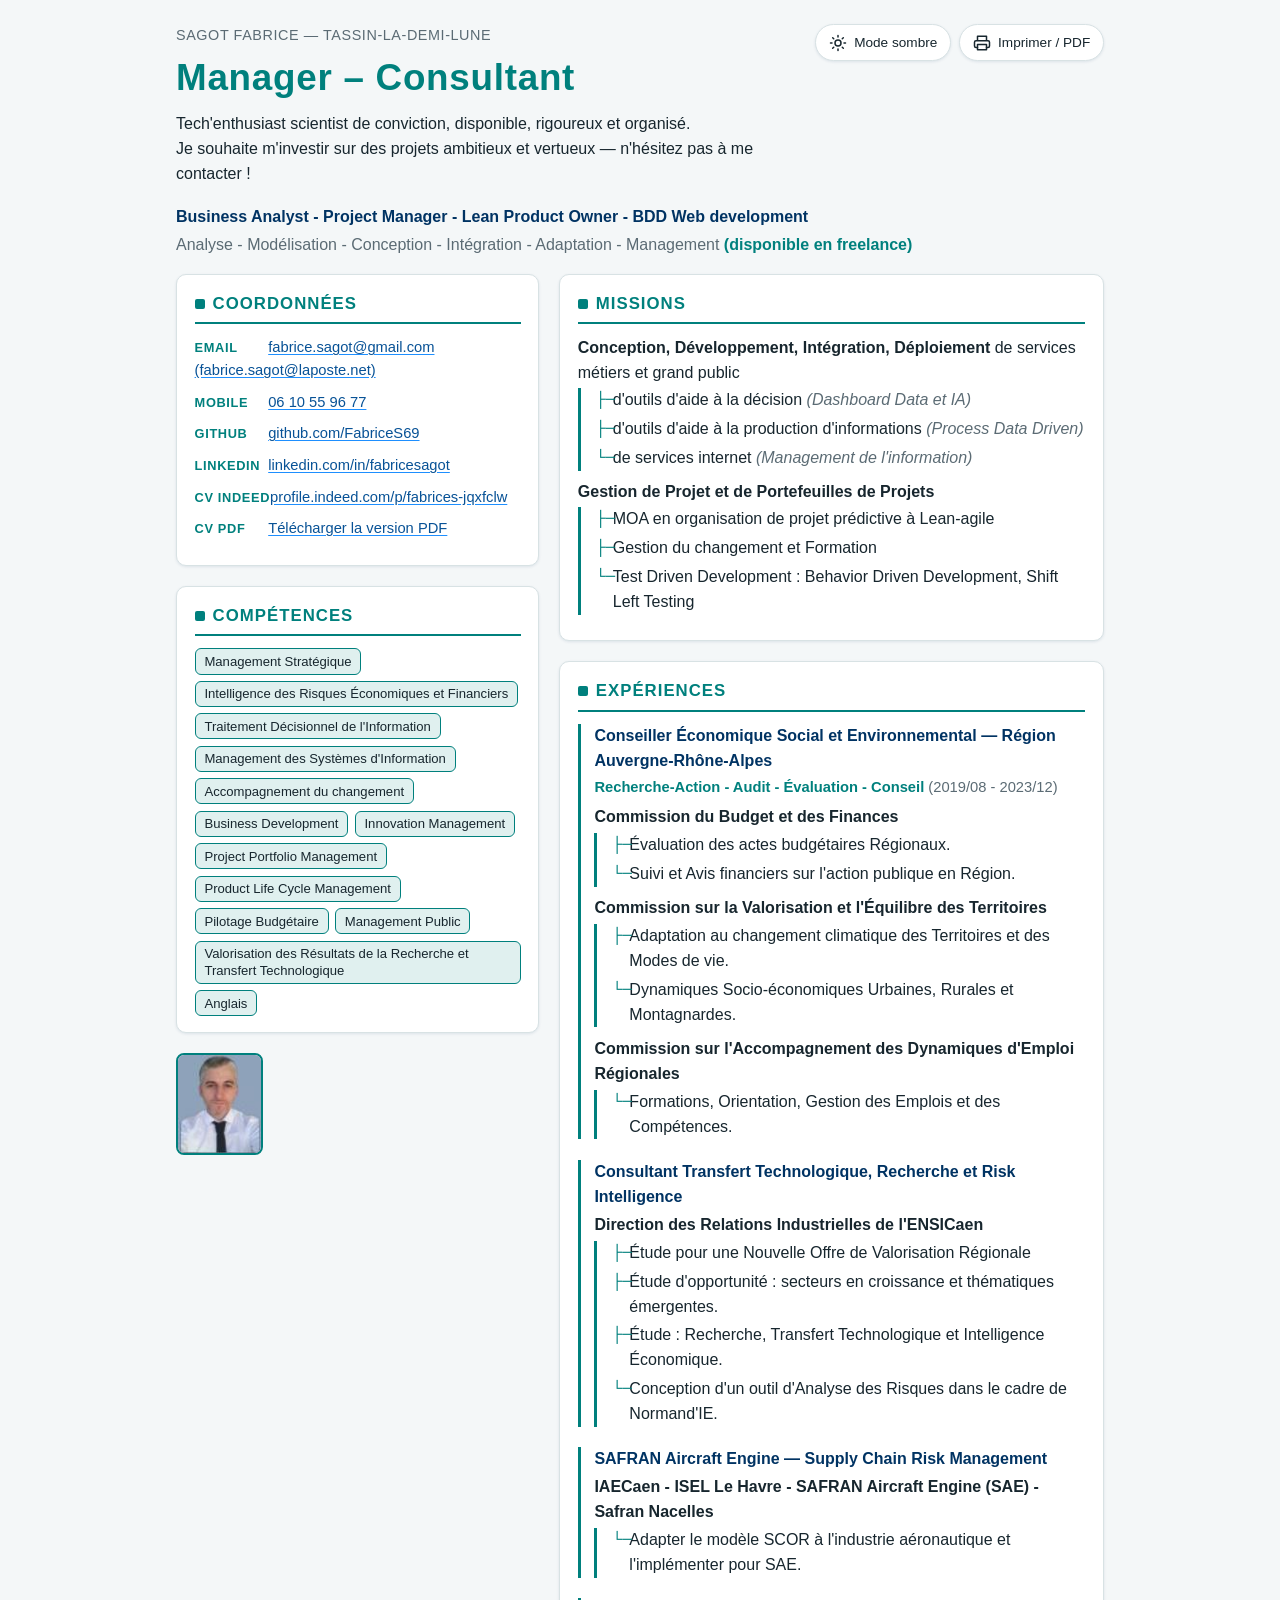
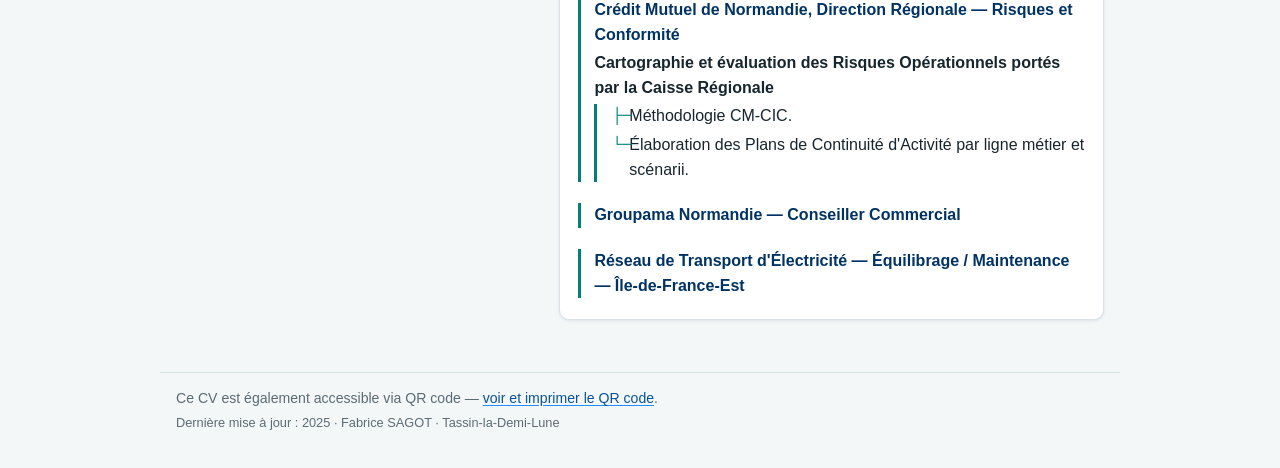
<file: index.html>
<!DOCTYPE html>
<html lang="fr" data-theme="light">
<head>
  <meta charset="UTF-8">
  <meta name="viewport" content="width=device-width, initial-scale=1">
  <meta name="color-scheme" content="light dark">
  <title>Fabrice SAGOT — Manager · Consultant | Business Analyst · Product Owner · Service Designer</title>
  <meta name="description" content="CV de Fabrice SAGOT : Manager & Consultant, Business Analyst, Project Manager, Lean Product Owner et Service Designer. Analyse, modélisation, conception, intégration, management de l'information et des risques.">
  <meta name="author" content="Fabrice SAGOT">
  <meta name="robots" content="index, follow">
  <link rel="canonical" href="https://fabrice-sagot.github.io/">
  <meta property="og:type" content="profile">
  <meta property="og:locale" content="fr_FR">
  <meta property="og:title" content="Fabrice SAGOT — Manager · Consultant">
  <meta property="og:description" content="Business Analyst · Project Manager · Lean Product Owner · Service Designer — disponible en freelance.">
  <meta property="og:url" content="https://fabrice-sagot.github.io/">
  <meta property="og:image" content="assets/photo-fabrice-sagot.jpg">
  <link rel="icon" href="data:image/svg+xml,%3Csvg xmlns='http://www.w3.org/2000/svg' viewBox='0 0 64 64'%3E%3Crect width='64' height='64' rx='12' fill='%2300807d'/%3E%3Ctext x='32' y='44' font-size='34' font-family='Arial' font-weight='bold' fill='%23fff' text-anchor='middle'%3EFS%3C/text%3E%3C/svg%3E">
  <script type="application/ld+json">
  {
    "@context": "https://schema.org",
    "@type": "Person",
    "name": "Fabrice SAGOT",
    "jobTitle": "Manager - Consultant, Business Analyst, Lean Product Owner, Service Designer",
    "email": "mailto:fabrice.sagot@gmail.com",
    "telephone": "+33610559677",
    "address": { "@type": "PostalAddress", "addressLocality": "Tassin-la-Demi-Lune", "addressCountry": "FR" },
    "url": "https://fabrice-sagot.github.io/",
    "sameAs": [
      "https://github.com/FabriceS69",
      "https://www.linkedin.com/in/fabricesagot/"
    ]
  }
  </script>
  <script>
    (function () {
      var saved = null;
      try { saved = localStorage.getItem('cv-theme'); } catch (e) {}
      var prefersDark = window.matchMedia && window.matchMedia('(prefers-color-scheme: dark)').matches;
      document.documentElement.dataset.theme = saved === 'dark' || saved === 'light' ? saved : (prefersDark ? 'dark' : 'light');
    })();
  </script>
  <link rel="stylesheet" href="css/styles.css">
</head>
<body>
  <a class="skip-link" href="#contenu">Aller au contenu principal</a>

  <header class="site-head">
    <div>
      <p class="identity">SAGOT Fabrice — Tassin-la-Demi-Lune</p>
      <h1 class="main-title">Manager <span aria-hidden="true">–</span> Consultant</h1>
      <p class="slogan">Tech'enthusiast scientist de conviction, disponible, rigoureux et organisé.<br>
      Je souhaite m'investir sur des projets ambitieux et vertueux — n'hésitez pas à me contacter&nbsp;!</p>
    </div>
    <div class="toolbar">
      <button id="theme-toggle" class="theme-toggle" type="button" aria-pressed="false" aria-label="Basculer entre mode clair et mode sombre">
        <svg class="icon icon-sun" aria-hidden="true" viewBox="0 0 24 24" width="18" height="18" fill="none" stroke="currentColor" stroke-width="2" stroke-linecap="round"><circle cx="12" cy="12" r="4"/><path d="M12 2v2m0 16v2M4.9 4.9l1.4 1.4m11.4 11.4 1.4 1.4M2 12h2m16 0h2M4.9 19.1l1.4-1.4M17.7 6.3l1.4-1.4"/></svg>
        <svg class="icon icon-moon" aria-hidden="true" viewBox="0 0 24 24" width="18" height="18" fill="none" stroke="currentColor" stroke-width="2" stroke-linejoin="round"><path d="M21 12.8A9 9 0 1 1 11.2 3a7 7 0 0 0 9.8 9.8Z"/></svg>
        <span class="toggle-label">Mode sombre</span>
      </button>
      <button id="print-btn" class="theme-toggle print-btn" type="button" aria-label="Imprimer ou enregistrer le CV en PDF">
        <svg class="icon" aria-hidden="true" viewBox="0 0 24 24" width="18" height="18" fill="none" stroke="currentColor" stroke-width="2" stroke-linecap="round" stroke-linejoin="round"><path d="M6 9V3h12v6M6 18H4a2 2 0 0 1-2-2v-5a2 2 0 0 1 2-2h16a2 2 0 0 1 2 2v5a2 2 0 0 1-2 2h-2"/><rect x="6" y="14" width="12" height="7"/></svg>
        <span class="toggle-label">Imprimer / PDF</span>
      </button>
    </div>
  </header>

  <div class="catchline">
    <p class="catchline-strong">Business Analyst - Project Manager - Lean Product Owner - BDD Web development</p>
    <p class="catchline-soft">Analyse - Modélisation - Conception - Intégration - Adaptation - Management <em>(disponible en freelance)</em></p>
  </div>

  <div class="layout" id="contenu">
    <aside class="sidebar" aria-label="Coordonnées, compétences et formation">
      <section class="panel contact">
        <h2><span class="rail" aria-hidden="true"></span>Coordonnées</h2>
        <ul class="contact-list">
          <li><span class="label">Email</span><a href="mailto:fabrice.sagot@gmail.com">fabrice.sagot@gmail.com</a><br><a href="mailto:fabrice.sagot@laposte.net">(fabrice.sagot@laposte.net)</a></li>
          <li><span class="label">Mobile</span><a href="tel:+33610559677">06 10 55 96 77</a></li>
          <li><span class="label">GitHub</span><a href="https://github.com/FabriceS69" rel="noopener">github.com/FabriceS69</a></li>
          <li><span class="label">LinkedIn</span><a href="https://www.linkedin.com/in/fabricesagot/" rel="noopener">linkedin.com/in/fabricesagot</a></li>
          <li><span class="label">CV Indeed</span><a href="https://profile.indeed.com/p/fabrices-jqxfclw" rel="noopener">profile.indeed.com/p/fabrices-jqxfclw</a></li>
          <li><span class="label">CV PDF</span><a href="assets/cv-fabrice-sagot.pdf" download>Télécharger la version PDF</a></li>
        </ul>
      </section>

      <section class="panel skills">
        <h2><span class="rail" aria-hidden="true"></span>Compétences</h2>
        <ul class="skills-list">
          <li>Management Stratégique</li>
          <li>Intelligence des Risques Économiques et Financiers</li>
          <li>Traitement Décisionnel de l'Information</li>
          <li>Management des Systèmes d'Information</li>
          <li>Accompagnement du changement</li>
          <li>Business Development</li>
          <li>Innovation Management</li>
          <li>Project Portfolio Management</li>
          <li>Product Life Cycle Management</li>
          <li>Pilotage Budgétaire</li>
          <li>Management Public</li>
          <li>Valorisation des Résultats de la Recherche et Transfert Technologique</li>
          <li>Anglais</li>
        </ul>
      </section>

      <figure class="portrait">
        <img src="assets/photo-fabrice-sagot.jpg" alt="Portrait de Fabrice SAGOT" width="87" height="102">
      </figure>
    </aside>

    <main class="content">
      <section class="panel missions" aria-labelledby="tit-missions">
        <h2 id="tit-missions"><span class="rail" aria-hidden="true"></span>Missions</h2>
        <div class="tree">
          <p><strong>Conception, Développement, Intégration, Déploiement</strong> de services métiers et grand public</p>
          <ul class="branch">
            <li>d'outils d'aide à la décision <em>(Dashboard Data et IA)</em></li>
            <li>d'outils d'aide à la production d'informations <em>(Process Data Driven)</em></li>
            <li>de services internet <em>(Management de l'information)</em></li>
          </ul>
          <p><strong>Gestion de Projet et de Portefeuilles de Projets</strong></p>
          <ul class="branch">
            <li>MOA en organisation de projet prédictive à Lean-agile</li>
            <li>Gestion du changement et Formation</li>
            <li>Test Driven Development : Behavior Driven Development, Shift Left Testing</li>
          </ul>
        </div>
      </section>

      <section class="panel experience" aria-labelledby="tit-experience">
        <h2 id="tit-experience"><span class="rail" aria-hidden="true"></span>Expériences</h2>

        <article class="job">
          <header><h3>Conseiller Économique Social et Environnemental — Région Auvergne-Rhône-Alpes</h3>
          <p class="role">Recherche-Action - Audit - Évaluation - Conseil <span class="period">(2019/08 - 2023/12)</span></p></header>
          <ul class="format-tree">
            <li><strong>Commission du Budget et des Finances</strong>
              <ul class="branch">
                <li>Évaluation des actes budgétaires Régionaux.</li>
                <li>Suivi et Avis financiers sur l'action publique en Région.</li>
              </ul>
            </li>
            <li><strong>Commission sur la Valorisation et l'Équilibre des Territoires</strong>
              <ul class="branch">
                <li>Adaptation au changement climatique des Territoires et des Modes de vie.</li>
                <li>Dynamiques Socio-économiques Urbaines, Rurales et Montagnardes.</li>
              </ul>
            </li>
            <li><strong>Commission sur l'Accompagnement des Dynamiques d'Emploi Régionales</strong>
              <ul class="branch">
                <li>Formations, Orientation, Gestion des Emplois et des Compétences.</li>
              </ul>
            </li>
          </ul>
        </article>

        <article class="job">
          <header><h3>Consultant Transfert Technologique, Recherche et Risk Intelligence</h3></header>
          <ul class="format-tree">
            <li><strong>Direction des Relations Industrielles de l'ENSICaen</strong>
              <ul class="branch">
                <li>Étude pour une Nouvelle Offre de Valorisation Régionale</li>
                <li>Étude d'opportunité : secteurs en croissance et thématiques émergentes.</li>
                <li>Étude : Recherche, Transfert Technologique et Intelligence Économique.</li>
                <li>Conception d'un outil d'Analyse des Risques dans le cadre de Normand'IE.</li>
              </ul>
            </li>
          </ul>
        </article>

        <article class="job">
          <header><h3>SAFRAN Aircraft Engine — Supply Chain Risk Management</h3></header>
          <ul class="format-tree">
            <li><strong>IAECaen - ISEL Le Havre - SAFRAN Aircraft Engine (SAE) - Safran Nacelles</strong>
              <ul class="branch">
                <li>Adapter le modèle SCOR à l'industrie aéronautique et l'implémenter pour SAE.</li>
              </ul>
            </li>
          </ul>
        </article>

        <article class="job">
          <header><h3>Crédit Mutuel de Normandie, Direction Régionale — Risques et Conformité</h3></header>
          <ul class="format-tree">
            <li><strong>Cartographie et évaluation des Risques Opérationnels portés par la Caisse Régionale</strong>
              <ul class="branch">
                <li>Méthodologie CM-CIC.</li>
                <li>Élaboration des Plans de Continuité d'Activité par ligne métier et scénarii.</li>
              </ul>
            </li>
          </ul>
        </article>

        <article class="job">
          <header><h3>Groupama Normandie — Conseiller Commercial</h3></header>
        </article>

        <article class="job">
          <header><h3>Réseau de Transport d'Électricité — Équilibrage / Maintenance — Île-de-France-Est</h3></header>
        </article>
      </section>
    </main>
  </div>

  <footer class="site-foot">
    <p>Ce CV est également accessible via QR code — <a href="qrcode.html">voir et imprimer le QR code</a>.</p>
    <p class="foot-small">Dernière mise à jour : <time id="last-updated">2025</time> · Fabrice SAGOT · Tassin-la-Demi-Lune</p>
  </footer>

  <script src="js/theme.js" defer></script>
</body>
</html>
</file>
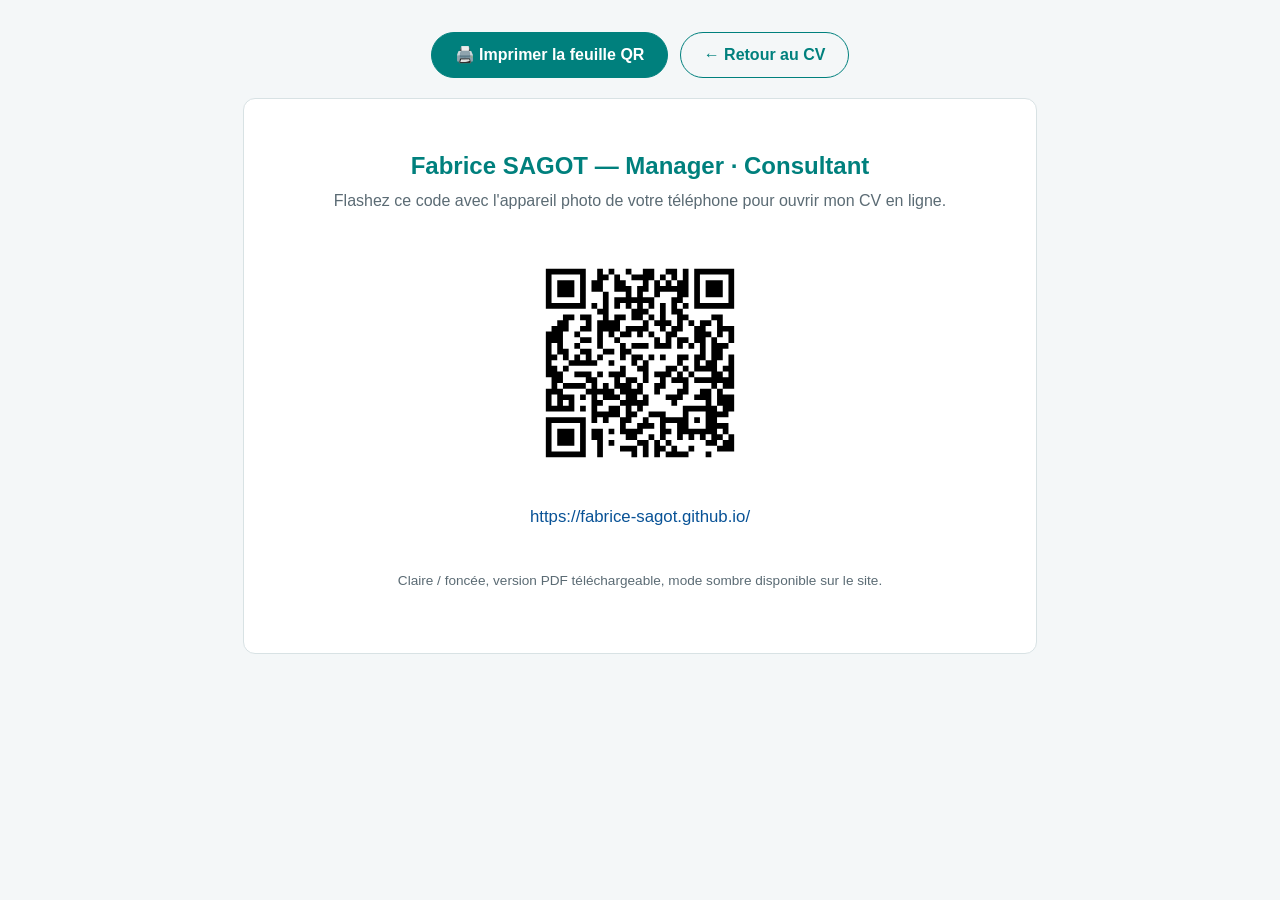
<file: qrcode.html>
<!DOCTYPE html>
<html lang="fr" data-theme="light">
<head>
  <meta charset="UTF-8">
  <meta name="viewport" content="width=device-width, initial-scale=1">
  <meta name="color-scheme" content="light dark">
  <meta name="robots" content="noindex, follow">
  <title>QR code — CV Fabrice SAGOT</title>
  <meta name="description" content="QR code imprimable donnant accès au CV en ligne de Fabrice SAGOT.">
  <script>
    (function () {
      var saved = null;
      try { saved = localStorage.getItem('cv-theme'); } catch (e) {}
      var prefersDark = window.matchMedia && window.matchMedia('(prefers-color-scheme: dark)').matches;
      document.documentElement.dataset.theme = saved === 'dark' || saved === 'light' ? saved : (prefersDark ? 'dark' : 'light');
    })();
  </script>
  <style>
    :root {
      color-scheme: light dark;
      --bg: #f4f7f8; --surface: #ffffff; --text: #17262e; --muted: #5b6b74;
      --teal: #00807d; --teal-soft: rgba(0, 128, 125, 0.12); --link: #085296; --border: #d8e2e4;
    }
    [data-theme="dark"] {
      color-scheme: dark;
      --bg: #0e1b20; --surface: #14262c; --text: #e7f2f3; --muted: #a3bcc4;
      --teal: #33b3ae; --teal-soft: rgba(51, 179, 174, 0.16); --link: #7fd0e8; --border: #27454e;
    }
    body {
      margin: 0; background: var(--bg); color: var(--text);
      font-family: "Segoe UI", Roboto, "Helvetica Neue", Arial, sans-serif; line-height: 1.55;
    }
    .wrap { max-width: 21cm; margin: 0 auto; padding: 2rem 1rem; }
    .actions { text-align: center; margin-bottom: 1.25rem; }
    button {
      font: inherit; padding: 0.6rem 1.4rem; border-radius: 999px; cursor: pointer;
      border: 1px solid var(--teal); background: var(--teal); color: #fff; font-weight: 600;
    }
    button.ghost { background: transparent; color: var(--teal); margin-left: 0.5rem; }
    .sheet {
      background: var(--surface); border: 1px solid var(--border); border-radius: 12px;
      padding: 3rem 2rem; text-align: center;
    }
    .sheet h1 { margin: 0 0 0.3rem; font-size: 1.5rem; color: var(--teal); }
    .sheet .sub { color: var(--muted); margin: 0 0 2rem; }
    .qr { width: 62mm; height: 62mm; margin: 0 auto; display: block; }
    .url { margin-top: 1.5rem; font-size: 1.05rem; color: var(--link); word-break: break-all; }
    .note { margin-top: 2.5rem; color: var(--muted); font-size: 0.85rem; }
    /* A4 : la feuille s'imprime pleine page, toujours en clair, sans boutons */
    @media print {
      @page { size: A4 portrait; margin: 12mm; }
      body { background: #fff; }
      .wrap { padding: 0; max-width: none; }
      .actions { display: none; }
      .sheet { border: none; border-radius: 0; background: #fff; color: #111; padding: 0; }
      .qr { width: 68mm; height: 68mm; }
      * { -webkit-print-color-adjust: exact; print-color-adjust: exact; }
    }
  </style>
</head>
<body>
  <div class="wrap">
    <div class="actions">
      <button type="button" onclick="window.print()">🖨️ Imprimer la feuille QR</button>
      <a href="index.html" style="text-decoration:none"><button type="button" class="ghost">← Retour au CV</button></a>
    </div>
    <div class="sheet">
      <h1>Fabrice SAGOT — Manager · Consultant</h1>
      <p class="sub">Flashez ce code avec l'appareil photo de votre téléphone pour ouvrir mon CV en ligne.</p>
      <img class="qr" src="assets/qr-code.svg" alt="QR code pointant vers le CV en ligne de Fabrice SAGOT">
      <p class="url">https://fabrice-sagot.github.io/</p>
      <p class="note">Claire / foncée, version PDF téléchargeable, mode sombre disponible sur le site.</p>
    </div>
  </div>
</body>
</html>
</file>
<file: css/styles.css>
/* ============================================================
   CV Fabrice SAGOT — Feuille de style unique
   Thèmes : clair (défaut) / sombre ([data-theme="dark"])
   Palette d'origine du CV : turquoise #00807d, bleu #1e8fff, marine #003363
   ============================================================ */

:root {
  color-scheme: light;
  --bg: #f4f7f8;
  --surface: #ffffff;
  --surface-alt: #eef6f6;
  --text: #17262e;
  --muted: #5b6b74;
  --teal: #00807d;
  --teal-soft: rgba(0, 128, 125, 0.12);
  --blue: #1e8fff;
  --navy: #003363;
  --link: #085296;
  --border: #d8e2e4;
  --shadow: 0 1px 3px rgba(0, 51, 99, 0.10);
  --focus: #1e8fff;
}

[data-theme="dark"] {
  color-scheme: dark;
  --bg: #0e1b20;
  --surface: #14262c;
  --surface-alt: #1b333b;
  --text: #e7f2f3;
  --muted: #a3bcc4;
  --teal: #33b3ae;
  --teal-soft: rgba(51, 179, 174, 0.16);
  --blue: #6aa9ff;
  --navy: #9cc8f5;
  --link: #7fd0e8;
  --border: #27454e;
  --shadow: 0 1px 3px rgba(0, 0, 0, 0.5);
  --focus: #6aa9ff;
}

* { box-sizing: border-box; }

html { scroll-behavior: smooth; }

body {
  margin: 0;
  background: var(--bg);
  color: var(--text);
  font-family: "Segoe UI", Roboto, "Helvetica Neue", Arial, sans-serif;
  font-size: 16px;
  line-height: 1.55;
  transition: background 0.25s ease, color 0.25s ease;
}

.skip-link {
  position: absolute;
  left: -9999px;
  top: 0;
  background: var(--teal);
  color: #fff;
  padding: 0.5rem 1rem;
  z-index: 100;
}
.skip-link:focus { left: 0.5rem; top: 0.5rem; }

a { color: var(--link); text-decoration-color: var(--blue); text-underline-offset: 2px; }
a:hover { color: var(--blue); }
:focus-visible { outline: 2px solid var(--focus); outline-offset: 2px; border-radius: 3px; }

/* ---------- En-tête ---------- */
.site-head {
  max-width: 60rem;
  margin: 0 auto;
  padding: 1.5rem 1rem 0.75rem;
  display: flex;
  justify-content: space-between;
  align-items: flex-start;
  gap: 1rem;
  flex-wrap: wrap;
}

.identity {
  margin: 0;
  color: var(--muted);
  font-size: 0.9rem;
  letter-spacing: 0.04em;
  text-transform: uppercase;
}

.main-title {
  margin: 0.15rem 0 0.4rem;
  color: var(--teal);
  font-size: clamp(1.6rem, 4vw, 2.3rem);
  letter-spacing: 0.02em;
}

.slogan { margin: 0; max-width: 38rem; color: var(--text); }

.toolbar { display: flex; gap: 0.5rem; }

.theme-toggle {
  display: inline-flex;
  align-items: center;
  gap: 0.45rem;
  padding: 0.45rem 0.8rem;
  border: 1px solid var(--border);
  border-radius: 999px;
  background: var(--surface);
  color: var(--text);
  font: inherit;
  font-size: 0.85rem;
  cursor: pointer;
  box-shadow: var(--shadow);
  transition: background 0.2s ease, border-color 0.2s ease, transform 0.15s ease;
}
.theme-toggle:hover { background: var(--teal-soft); border-color: var(--teal); transform: translateY(-1px); }

[data-theme="light"] .icon-moon { display: none; }
[data-theme="dark"] .icon-sun { display: none; }
[data-theme="dark"] .theme-toggle .toggle-label::after { content: ""; }

/* ---------- Bandeau métiers ---------- */
.catchline {
  max-width: 60rem;
  margin: 0 auto;
  padding: 0 1rem;
}
.catchline-strong {
  margin: 0.4rem 0 0.2rem;
  color: var(--navy);
  font-weight: 700;
}
[data-theme="dark"] .catchline-strong { color: var(--navy); }
.catchline-soft { margin: 0 0 1rem; color: var(--muted); }
.catchline-soft em { color: var(--teal); font-style: normal; font-weight: 600; }

/* ---------- Grille générale ---------- */
.layout {
  max-width: 60rem;
  margin: 0 auto;
  padding: 0 1rem 2rem;
  display: grid;
  grid-template-columns: minmax(15rem, 2fr) 3fr;
  gap: 1.25rem;
  align-items: start;
}

.panel {
  background: var(--surface);
  border: 1px solid var(--border);
  border-radius: 10px;
  padding: 1rem 1.1rem;
  margin-bottom: 1.25rem;
  box-shadow: var(--shadow);
}

.panel h2 {
  display: flex;
  align-items: center;
  gap: 0.5rem;
  margin: 0 0 0.75rem;
  padding-bottom: 0.35rem;
  border-bottom: 2px solid var(--teal);
  color: var(--teal);
  font-size: 1.05rem;
  text-transform: uppercase;
  letter-spacing: 0.06em;
}

.rail { width: 10px; height: 10px; border-radius: 2px; background: var(--teal); display: inline-block; }

/* ---------- Coordonnées ---------- */
.contact-list { list-style: none; margin: 0; padding: 0; font-size: 0.92rem; }
.contact-list li { margin-bottom: 0.55rem; overflow-wrap: anywhere; }
.contact-list .label {
  display: inline-block;
  min-width: 4.6rem;
  color: var(--teal);
  font-weight: 700;
  font-size: 0.8rem;
  text-transform: uppercase;
  letter-spacing: 0.05em;
}

/* ---------- Compétences ---------- */
.skills-list {
  list-style: none;
  margin: 0;
  padding: 0;
  display: flex;
  flex-wrap: wrap;
  gap: 0.4rem;
}
.skills-list li {
  background: var(--teal-soft);
  border: 1px solid var(--teal);
  color: var(--text);
  border-radius: 6px;
  padding: 0.22rem 0.55rem;
  font-size: 0.82rem;
  line-height: 1.3;
}

.portrait { margin: 0; }
.portrait img {
  width: 87px;
  height: 102px;
  object-fit: cover;
  border-radius: 8px;
  border: 2px solid var(--teal);
  display: block;
}

/* ---------- Missions / arborescence ---------- */
.tree p { margin: 0.35rem 0 0.15rem; }
.branch {
  list-style: none;
  margin: 0.15rem 0 0.6rem;
  padding-left: 1.1rem;
  border-left: 3px solid var(--teal);
}
.branch li { position: relative; padding-left: 0.9rem; margin-bottom: 0.25rem; }
.branch li::before { content: "├─"; position: absolute; left: -0.15rem; color: var(--teal); font-family: monospace; }
.branch li:last-child::before { content: "└─"; }
.branch em { color: var(--muted); }

/* ---------- Expériences ---------- */
.job { margin-bottom: 1.3rem; padding-left: 0.85rem; border-left: 3px solid var(--teal); }
.job:last-child { margin-bottom: 0.3rem; }
.job h3 { margin: 0 0 0.15rem; color: var(--navy); font-size: 1rem; }
[data-theme="dark"] .job h3 { color: var(--navy); }
.job .role { margin: 0 0 0.4rem; color: var(--teal); font-weight: 600; font-size: 0.92rem; }
.job .period { color: var(--muted); font-weight: 400; }
.format-tree { list-style: none; margin: 0.2rem 0 0; padding: 0; }
.format-tree > li { margin-bottom: 0.35rem; }
.format-tree .branch { margin-top: 0.2rem; }

/* ---------- Pied de page ---------- */
.site-foot {
  max-width: 60rem;
  margin: 0 auto;
  padding: 0.75rem 1rem 2rem;
  border-top: 1px solid var(--border);
  color: var(--muted);
  font-size: 0.88rem;
}
.site-foot p { margin: 0.2rem 0; }
.foot-small { font-size: 0.8rem; }

/* ---------- Responsive ---------- */
@media (max-width: 46rem) {
  .layout { grid-template-columns: 1fr; }
  .portrait img { margin: 0 auto; }
  figure.portrait { text-align: center; }
  .site-head { flex-direction: column; }
}

/* ---------- Impression : toujours clair, A4 ---------- */
@media print {
  @page { size: A4; margin: 10mm; }
  :root, [data-theme="dark"] {
    color-scheme: light;
    --bg: #ffffff;
    --surface: #ffffff;
    --surface-alt: #ffffff;
    --text: #111111;
    --muted: #333333;
    --teal: #006967;
    --teal-soft: #e2f0ef;
    --blue: #0057b8;
    --navy: #003363;
    --link: #085296;
    --border: #bbbbbb;
    --shadow: none;
    --focus: none;
  }
  body { font-size: 11.5pt; transition: none; }
  .toolbar, .skip-link, .print-btn { display: none !important; }
  .layout { display: block; }
  .panel { box-shadow: none; border: 1px solid #bbb; break-inside: avoid; }
  .job { break-inside: avoid; }
  a { color: var(--link); text-decoration: none; }
  .skip-link { position: absolute; left: -9999px; }
  * { print-color-adjust: exact; -webkit-print-color-adjust: exact; }
}
</file>
